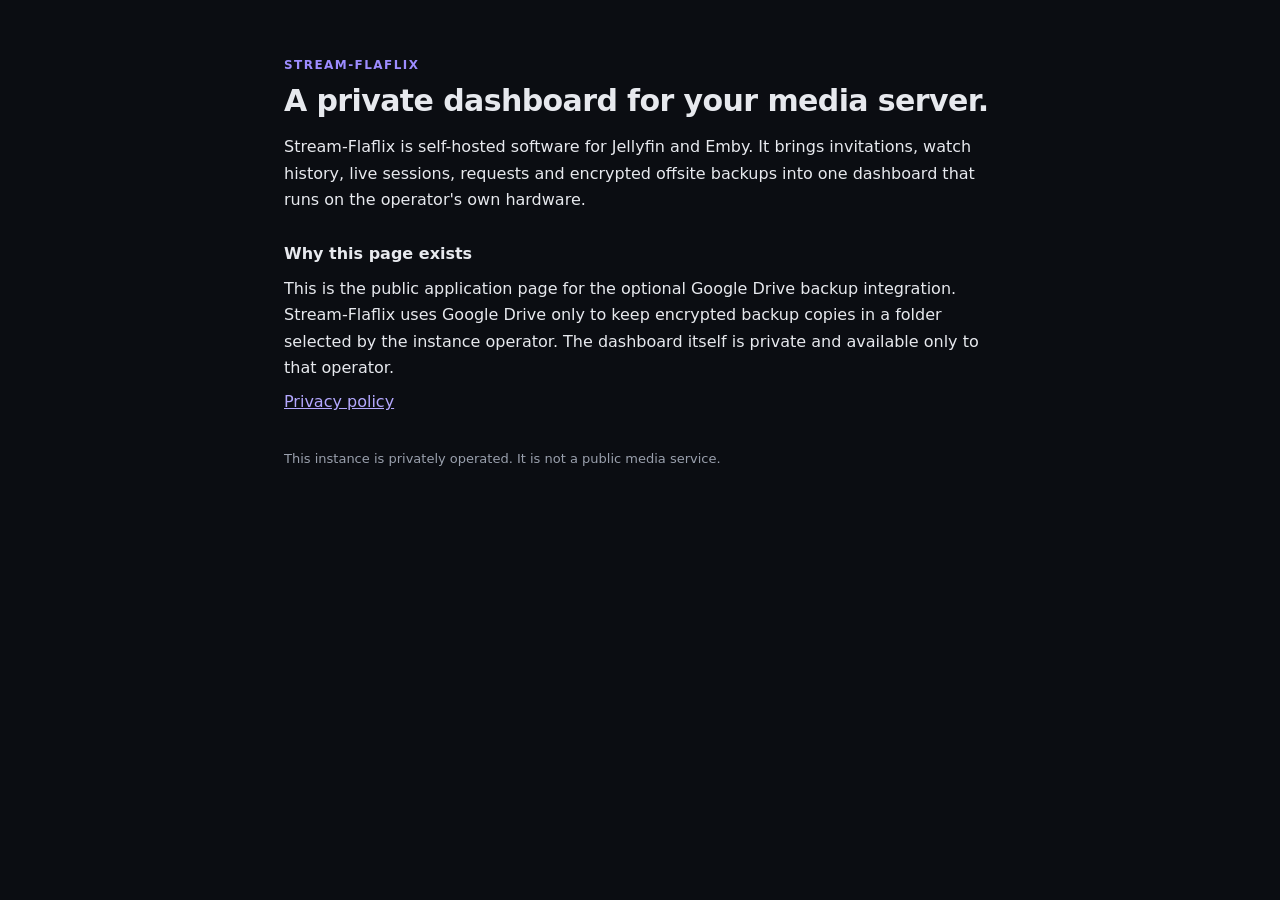
<file: index.html>
<!doctype html>
<html lang="en">
<head>
  <meta charset="utf-8">
  <meta name="viewport" content="width=device-width, initial-scale=1">
  <title>About Stream-Flaflix</title>
  <meta name="description" content="Stream-Flaflix is a private, self-hosted dashboard for Jellyfin and Emby with optional encrypted Google Drive backups.">
  <link rel="stylesheet" href="style.css">
</head>
<body>
  <main>
    <p class="eyebrow">Stream-Flaflix</p>
    <h1>A private dashboard for your media server.</h1>
    <p>Stream-Flaflix is self-hosted software for Jellyfin and Emby. It brings invitations, watch history, live sessions, requests and encrypted offsite backups into one dashboard that runs on the operator's own hardware.</p>

    <h2>Why this page exists</h2>
    <p>This is the public application page for the optional Google Drive backup integration. Stream-Flaflix uses Google Drive only to keep encrypted backup copies in a folder selected by the instance operator. The dashboard itself is private and available only to that operator.</p>

    <p><a href="privacy.html">Privacy policy</a></p>
    <p class="muted">This instance is privately operated. It is not a public media service.</p>
  </main>
</body>
</html>
</file>
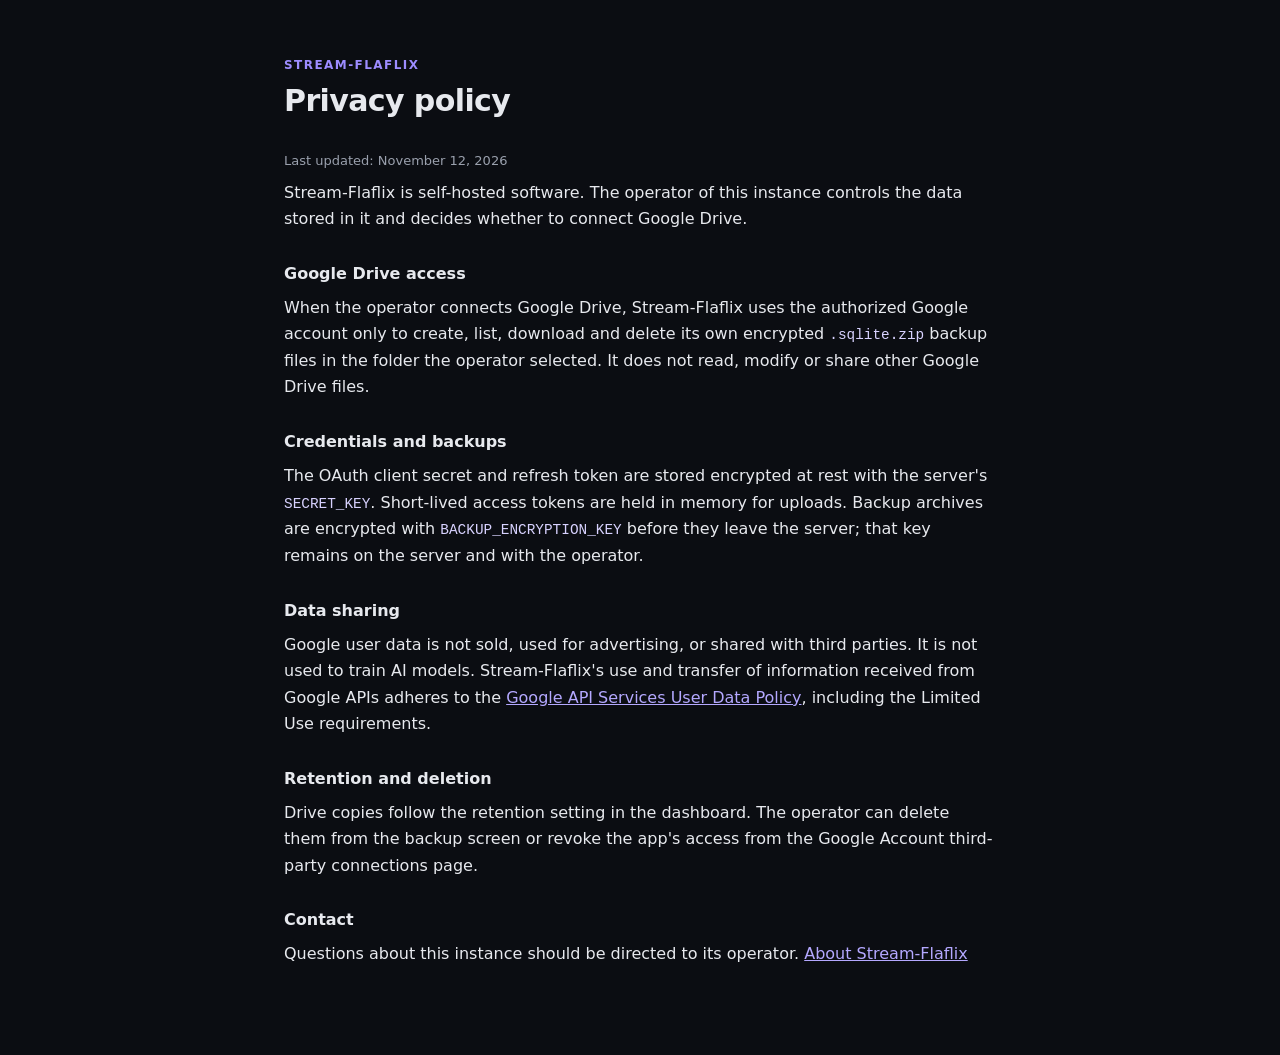
<file: privacy.html>
<!doctype html>
<html lang="en">
<head>
  <meta charset="utf-8">
  <meta name="viewport" content="width=device-width, initial-scale=1">
  <title>Privacy policy · Stream-Flaflix</title>
  <meta name="description" content="How Stream-Flaflix uses optional Google Drive access for encrypted backups.">
  <link rel="stylesheet" href="style.css">
</head>
<body>
  <main>
    <p class="eyebrow">Stream-Flaflix</p>
    <h1>Privacy policy</h1>
    <p class="muted">Last updated: November 12, 2026</p>
    <p>Stream-Flaflix is self-hosted software. The operator of this instance controls the data stored in it and decides whether to connect Google Drive.</p>

    <h2>Google Drive access</h2>
    <p>When the operator connects Google Drive, Stream-Flaflix uses the authorized Google account only to create, list, download and delete its own encrypted <code>.sqlite.zip</code> backup files in the folder the operator selected. It does not read, modify or share other Google Drive files.</p>

    <h2>Credentials and backups</h2>
    <p>The OAuth client secret and refresh token are stored encrypted at rest with the server's <code>SECRET_KEY</code>. Short-lived access tokens are held in memory for uploads. Backup archives are encrypted with <code>BACKUP_ENCRYPTION_KEY</code> before they leave the server; that key remains on the server and with the operator.</p>

    <h2>Data sharing</h2>
    <p>Google user data is not sold, used for advertising, or shared with third parties. It is not used to train AI models. Stream-Flaflix's use and transfer of information received from Google APIs adheres to the <a href="https://developers.google.com/terms/api-services-user-data-policy" rel="noreferrer">Google API Services User Data Policy</a>, including the Limited Use requirements.</p>

    <h2>Retention and deletion</h2>
    <p>Drive copies follow the retention setting in the dashboard. The operator can delete them from the backup screen or revoke the app's access from the Google Account third-party connections page.</p>

    <h2>Contact</h2>
    <p>Questions about this instance should be directed to its operator. <a href="index.html">About Stream-Flaflix</a></p>
  </main>
</body>
</html>
</file>
<file: style.css>
:root {
  color-scheme: dark;
}

* {
  box-sizing: border-box;
}

body {
  margin: 0;
  background: #0b0d12;
  color: #e7e9ee;
  font: 16px/1.65 system-ui, -apple-system, "Segoe UI", Roboto, sans-serif;
}

main {
  max-width: 760px;
  margin: 0 auto;
  padding: 56px 24px 80px;
}

h1 {
  margin: 8px 0 16px;
  font-size: 30px;
  line-height: 1.15;
  letter-spacing: -0.02em;
}

h2 {
  margin: 28px 0 6px;
  font-size: 16px;
}

p {
  margin: 8px 0;
}

a {
  color: #b4a8ff;
}

code {
  color: #d8d2ff;
  font-size: 0.9em;
}

.eyebrow {
  margin: 0;
  color: #9d8cff;
  font-size: 12px;
  font-weight: 600;
  letter-spacing: 0.12em;
  text-transform: uppercase;
}

.muted {
  margin-top: 32px;
  color: #9aa0ad;
  font-size: 13px;
}
</file>
